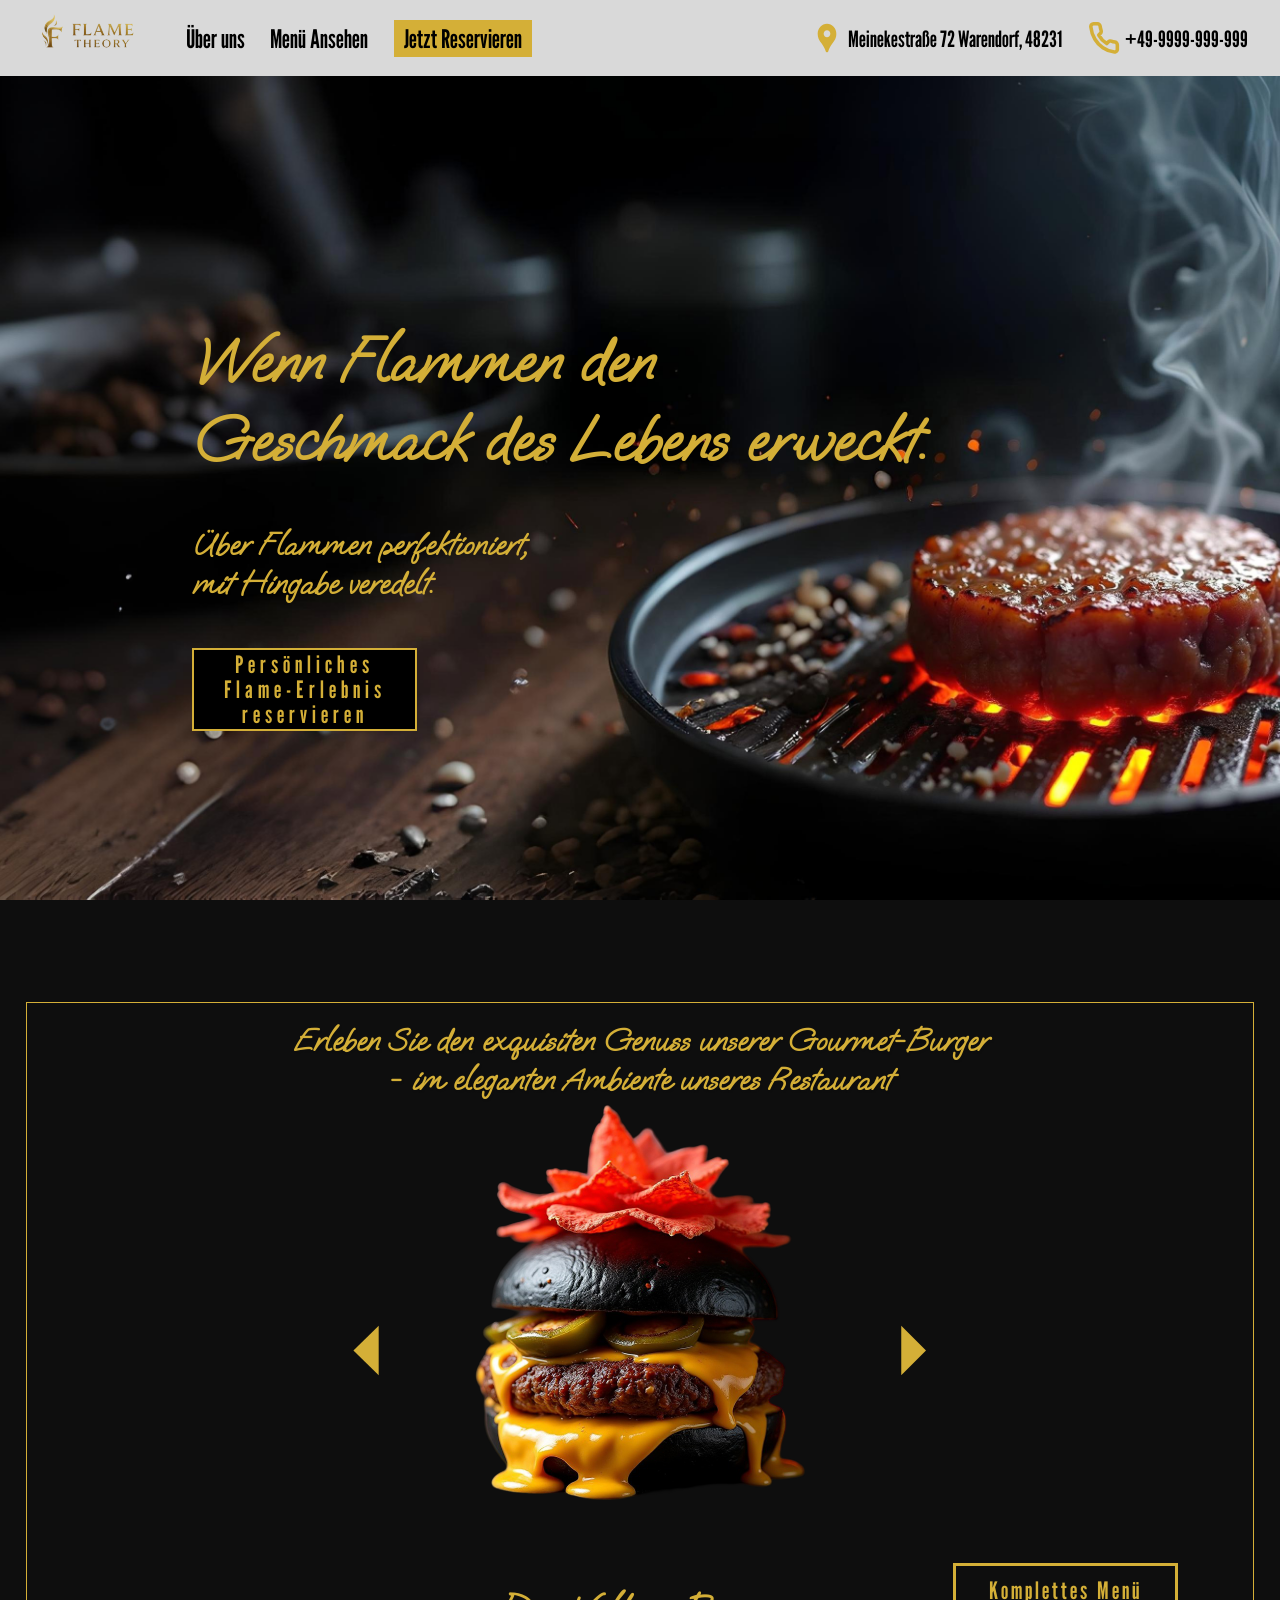
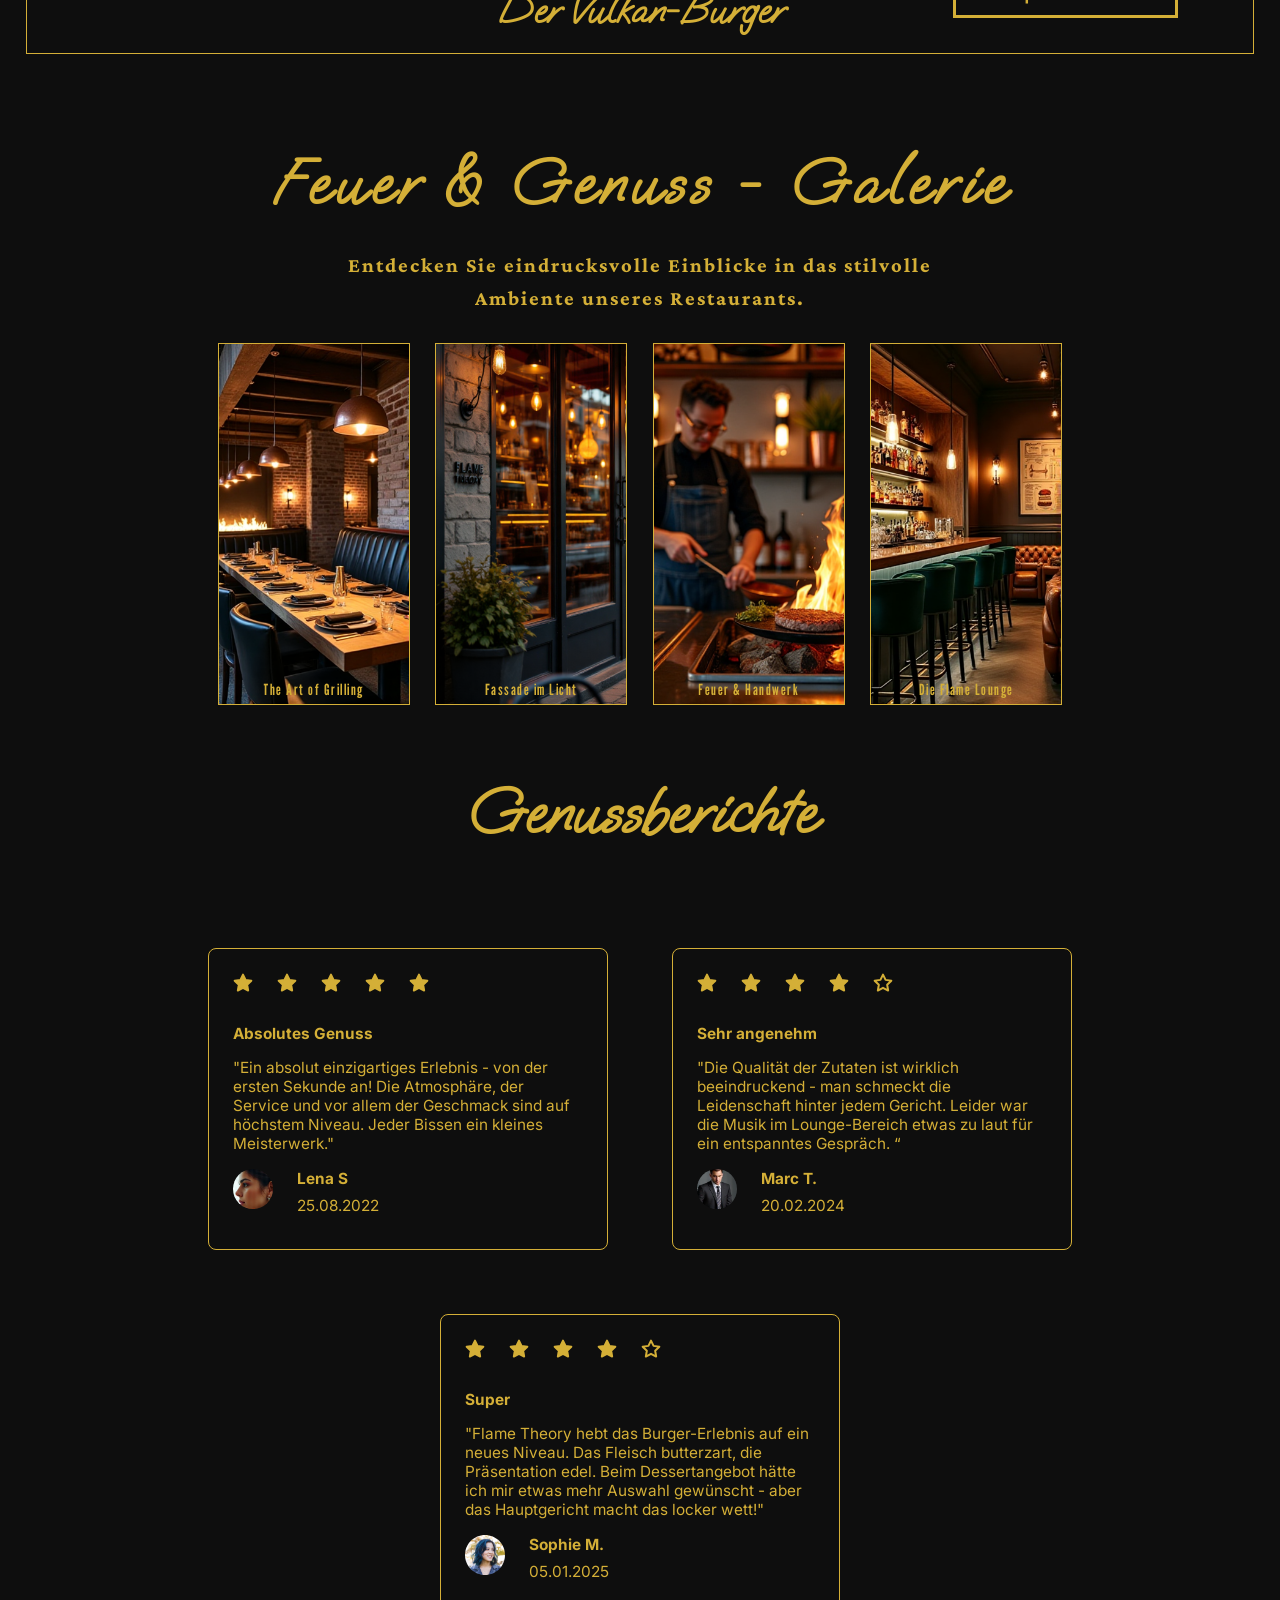
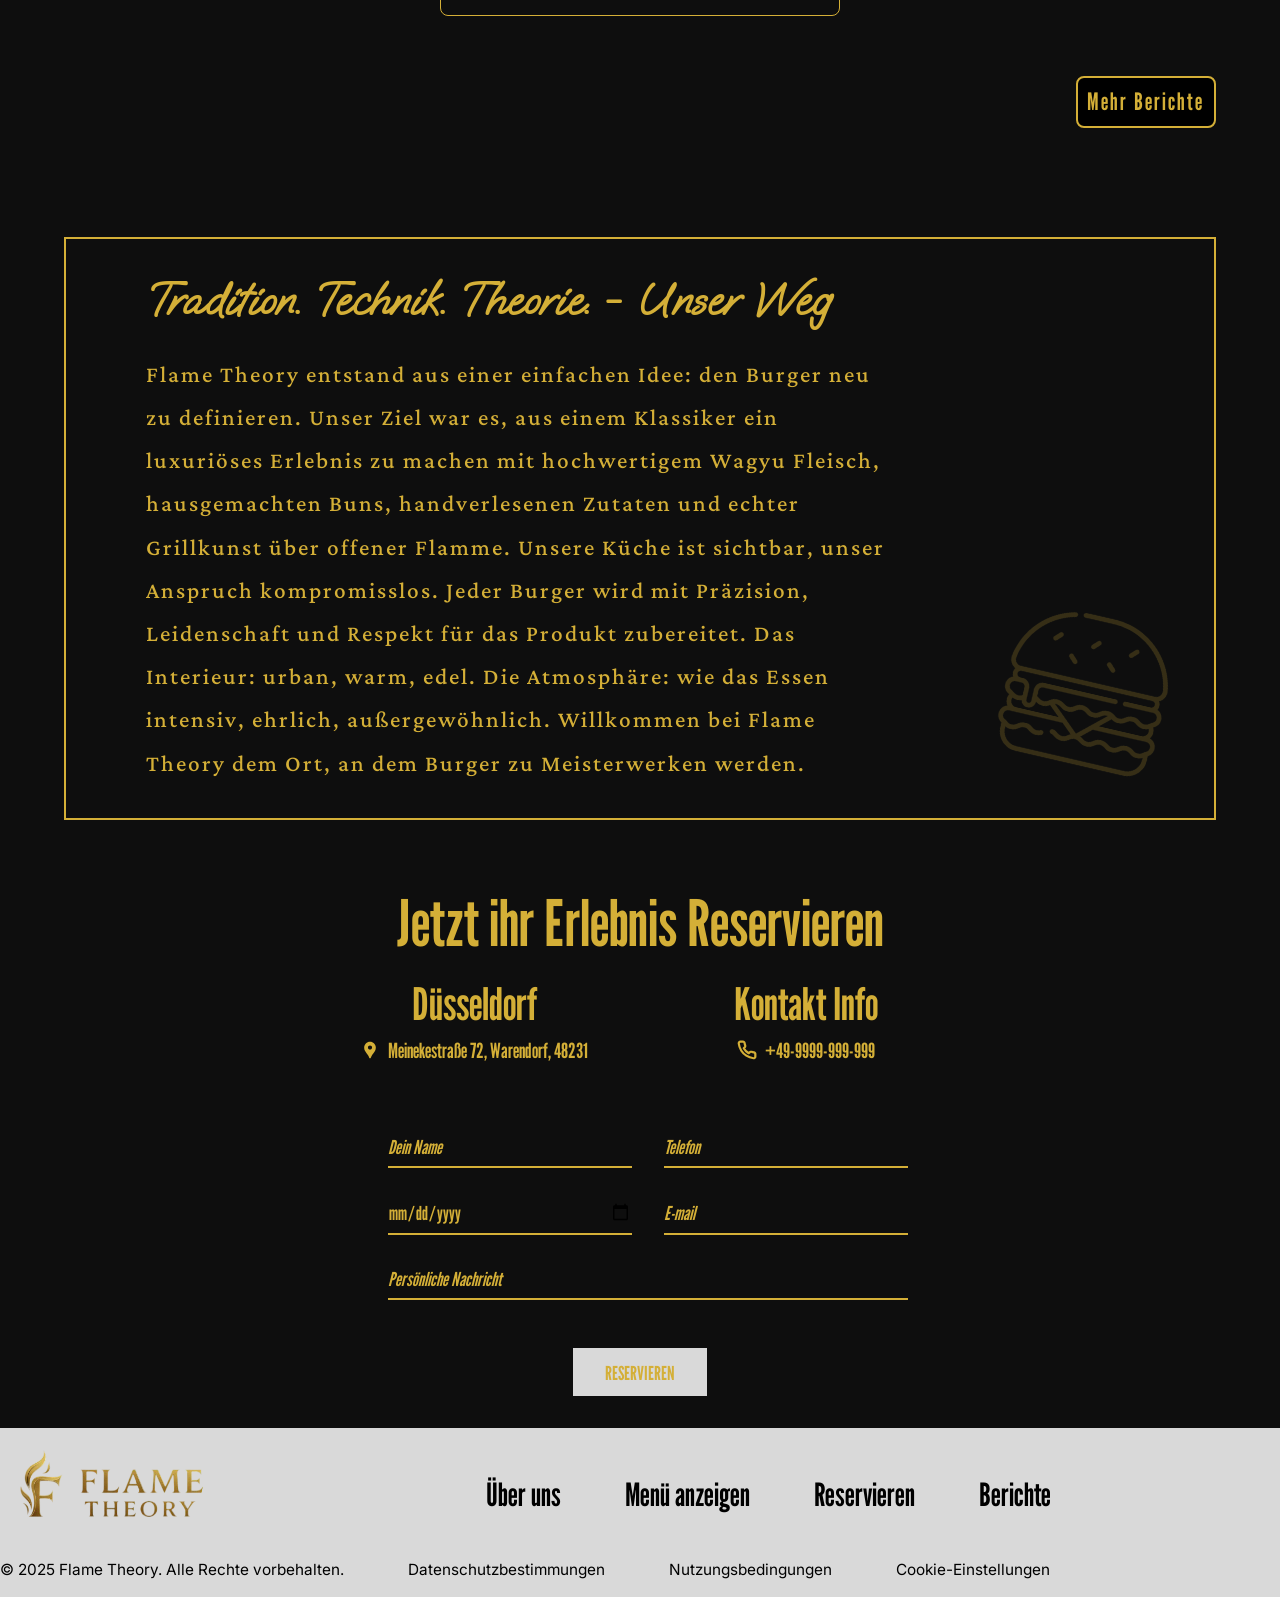
<file: docs/index.html>
<!DOCTYPE html>
<html lang="de">
<head>
    <meta charset="UTF-8">
    <meta name="viewport" content="width=device-width, initial-scale=1.0">
    <title>FlameTheory</title>
    <link rel="stylesheet" href="./Styles/style.css">
    <script src="./Scripts/script.js" defer></script>
</head>
<body>
    <header>
        <nav>
            <div>
                <a href="#" class="Special2"><img src=".\Assets\Logo\Logo_Flame_Theroy.png" alt="Logo_Flame_Theory"></a>
                <a href="#Über_Uns" class="focused" target="_self">Über uns</a>
                <a href="menu.html" target="_self" rel="next">Menü Ansehen</a>
                <a href="#Reservieren" class="Special" target="_self">Jetzt Reservieren</a>
            </div>
            <div>
                <span>
                    <img src=".\Assets\Icons\location_on.svg" alt="map_pinger_icon">
                    <a href="https://www.google.com/maps?q=Meinekestraße+72+Warendorf,+48231" target="_blank" rel="noopener noreferrer">Meinekestraße 72 Warendorf, 48231</a>
                </span>
                <span>
                    <img src=".\Assets\Icons\Group 7.svg" alt="Telefon_icon">
                    <a href="tel:+4999999999999">+49-9999-999-999</a>
                </span>
            </div>
        </nav>
    </header>
    <main>
        <section class="Hero" id="Hero">
            <h1>Wenn Flammen den Geschmack des Lebens erweckt.</h1>
            <h2>Über Flammen perfektioniert, mit Hingabe veredelt.</h2>
            <a href="#Reservieren" target="_self">
                Persönliches Flame-Erlebnis reservieren
            </a>
        </section>
        <section class="Burger_presentation" id="Burger_presentation">
            <div>
                <h2>Erleben Sie den exquisiten Genuss unserer Gourmet-Burger - im eleganten Ambiente unseres Restaurant</h2>
                <div class="carrousel">
                    <button><img src="./Assets/Icons/icon.svg" alt="arrow_left"></button>
                    <img src="./Assets/Burgers/Volcano_no_background.png" alt="volcano_burger">
                    <button><img src="./Assets/Icons/icon.svg" alt="arrow_right"></button>
                </div>
                <div class="wrapper">
                    <h3>Der Vulkan-Burger</h3>
                    <a href="menu.html" target="_self" rel="next">Komplettes Menü</a>
                </div>
            </div>
        </section>
        <section class="Galerie" id="Galerie">
            <h2>Feuer & Genuss - Galerie</h2>
            <h3>Entdecken Sie eindrucksvolle Einblicke in das stilvolle Ambiente unseres Restaurants.</h3>
            <div class="image_wrapper">
                <div class="innerwrapper">
                    <img src="./Assets/inner.png" alt="inside_view">
                    <h4>The Art of Grilling</h4>
                    <p>Unser gemütlicher Gastraum mit Feuerstelle lädt zu unvergesslichen Momenten ein.</p>
                </div>
                <div class="innerwrapper">
                    <img src="./Assets/fassade_image.png" alt="fassade_im_licht">
                    <h4>Fassade im Licht</h4>
                    <p>Warmes Licht, stilvolles Ambiente und der Duft von ehrlichem Genuss heißen dich willkommen.</p>
                </div>
                <div class="innerwrapper">
                    <img src="./Assets/cooking.png" alt="chef_open_grill">
                    <h4>Feuer & Handwerk</h4>
                    <p>Mit offener Flamme, Leidenschaft und höchster Handwerkskunst.</p>
                </div>
                <div class="innerwrapper">
                    <img src="./Assets/lounge.png" alt="flame_lounge">
                    <h4>Die Flame Lounge</h4>
                    <p>Sanftes Licht, elegante Drinks und eine Atmosphäre wie ein warmes Glutbett.</p>
                </div>
            </div>
        </section>
        <section class="Genussberichte" id="Genussberichte">
            <h2>Genussberichte</h2>
            <div class="review_wrapper">
                <div class="card">
                    <div>
                        <img src="./Assets/Icons/Star.svg" alt="star_filled">
                        <img src="./Assets/Icons/Star.svg" alt="star_filled">
                        <img src="./Assets/Icons/Star.svg" alt="star_filled">
                        <img src="./Assets/Icons/Star.svg" alt="star_filled">
                        <img src="./Assets/Icons/Star.svg" alt="star_filled">
                    </div>
                    <h4>Absolutes Genuss</h4>
                    <p>"Ein absolut einzigartiges Erlebnis - von der ersten Sekunde an! Die Atmosphäre, der Service und vor allem der Geschmack sind auf höchstem Niveau. Jeder Bissen ein kleines Meisterwerk."</p>
                    <div>
                        <img src="./Assets/PFP avatar/avatar_women.svg" alt="women_avatar">
                        <div>
                            <h4> Lena S</h4>
                            <p>25.08.2022</p>
                        </div>
                    </div>
                </div>
                <div class="card">
                    <div>
                        <img src="./Assets/Icons/Star.svg" alt="star_filled">
                        <img src="./Assets/Icons/Star.svg" alt="star_filled">
                        <img src="./Assets/Icons/Star.svg" alt="star_filled">
                        <img src="./Assets/Icons/Star.svg" alt="star_filled">
                        <img src="./Assets/Icons/Star (1).svg" alt="star_filled">
                    </div>
                    <h4>Sehr angenehm</h4>
                    <p>"Die Qualität der Zutaten ist wirklich beeindruckend - man schmeckt die Leidenschaft hinter jedem Gericht. Leider war die Musik im Lounge-Bereich etwas zu laut für ein entspanntes Gespräch. “</p>
                    <div>
                        <img src="./Assets/PFP avatar/avatar_men.svg" alt="men_avatar">
                        <div>
                            <h4>Marc T.</h4>
                            <p>20.02.2024</p>
                        </div>
                    </div>
                </div>
                <div class="card">
                    <div>
                        <img src="./Assets/Icons/Star.svg" alt="star_filled">
                        <img src="./Assets/Icons/Star.svg" alt="star_filled">
                        <img src="./Assets/Icons/Star.svg" alt="star_filled">
                        <img src="./Assets/Icons/Star.svg" alt="star_filled">
                        <img src="./Assets/Icons/Star (1).svg" alt="star_filled">
                    </div>
                    <h4>Super</h4>
                    <p>"Flame Theory hebt das Burger-Erlebnis auf ein neues Niveau. Das Fleisch butterzart, die Präsentation edel. Beim Dessertangebot hätte ich mir etwas mehr Auswahl gewünscht - aber das Hauptgericht macht das locker wett!"</p>
                    <div>
                        <img src="./Assets/PFP avatar/avatar_default.svg" alt="default_avatar">
                        <div>
                            <h4>Sophie M.</h4>
                            <p>05.01.2025</p>
                        </div>
                    </div>
                </div>
            </div>
            <div>
                <a href="https://www.trustpilot.com/" target="_blank" rel="external">Mehr Berichte</a>
            </div>
        </section>
        <section class="Über_Uns" id="Über_Uns">
             <div class="Info">
                <h2>Tradition. Technik. Theorie. - Unser Weg</h2>
                <p>Flame Theory entstand aus einer einfachen Idee: den Burger neu zu definieren. Unser Ziel war es, aus einem Klassiker ein luxuriöses Erlebnis zu machen mit hochwertigem Wagyu Fleisch, hausgemachten Buns, handverlesenen Zutaten und echter Grillkunst über offener Flamme.
                    Unsere Küche ist sichtbar, unser Anspruch kompromisslos. Jeder Burger wird mit Präzision, Leidenschaft und Respekt für das Produkt zubereitet. Das Interieur: urban, warm, edel. Die Atmosphäre: wie das Essen intensiv, ehrlich, außergewöhnlich.
                    Willkommen bei Flame Theory dem Ort, an dem Burger zu Meisterwerken werden.</p>
                <img src="./Assets/Icons/Icon_burger.png" alt="burger_icon">
             </div>

        </section>
        <section class="Reservieren" id="Reservieren">
            <div class="contact-info">
                <h2>Jetzt ihr Erlebnis Reservieren</h2>
                <div class="info-wrapper">
                    <div class="location">
                        <h3>Düsseldorf</h3>
                        <p>
                            <a href="https://www.google.com/maps?q=Meinekestraße+72+Warendorf,+48231" target="_blank">
                                <img src="./Assets/Icons/location_on.svg" alt="Location Icon" class="icon"> Meinekestraße 72, Warendorf, 48231
                            </a>
                        </p>
                    </div>
                    <div class="contact">
                        <h3>Kontakt Info</h3>
                        <p>
                            <a href="tel:+4999999999999">
                                <img src="./Assets/Icons/Group 7.svg" alt="Phone Icon" class="icon"> +49-9999-999-999
                            </a>
                        </p>
                    </div>
                </div>
            </div>

            <form action="https://formspree.io/f/mkgrjokv" method="post" class="form-container">
                <div class="form-row">
                    <label for="iname"></label>
                    <input 
                        type="text" 
                        name="name" 
                        id="iname" 
                        placeholder="Dein Name" 
                        pattern="^[A-Za-zÀ-ÿäöüÄÖÜßçÇ\s]+$" 
                        title="Bitte geben Sie nur Buchstaben und Leerzeichen ein (inklusive deutscher Umlaute und brasilianischer Sonderzeichen)." 
                        required>
                    <label for="itelefon"></label>
                    <input 
                        type="tel" 
                        name="telefon" 
                        id="itelefon" 
                        placeholder="Telefon" 
                        pattern="^\+49\d{10,14}$" 
                        title="Bitte geben Sie eine gültige deutsche Telefonnummer im Format +491234567890 ein." 
                        required>
                </div>
                <div class="form-row">
                    <label for="idate"></label>
                    <input 
                        type="date" 
                        name="date" 
                        id="idate" 
                        placeholder="Datum&Uhrzeit" 
                        required>
                    <label for="iemail"></label>
                    <input 
                        type="email" 
                        name="email" 
                        id="iemail" 
                        placeholder="E-mail" 
                        pattern="^[a-zA-Z0-9._%+-]+@[a-zA-Z0-9.-]+\.[a-zA-Z]{2,}$" 
                        title="Bitte geben Sie eine gültige E-Mail-Adresse ein." 
                        required>
                </div>
                <div class="form-row full-width">
                    <label for="itext"></label>
                    <input 
                        type="text" 
                        name="message" 
                        id="itext" 
                        placeholder="Persönliche Nachricht" 
                        pattern="^[A-Za-zÀ-ÿäöüÄÖÜßçÇ0-9\s.,!?-]{1,500}$" 
                        title="Bitte geben Sie eine Nachricht mit maximal 500 Zeichen ein. Keine gefährlichen Inhalte erlaubt." 
                        required>
                </div>
                <button type="submit" class="submit-button">Reservieren</button>
            </form>
        </section>
    </main>
    <footer>
        <div class="footer-container">
            <div><a href="#"><img src="./Assets/Logo/Logo_Flame_Theroy.png" alt="Logo_Flame_Theory"></a></div>
            <div class="footer-links">
                <a href="#Über_Uns" target="_self">Über uns</a>
                <a href="menu.html" target="_self" rel="next">Menü anzeigen</a>
                <a href="#Reservieren" target="_self">Reservieren</a>
                <a href="#Genussberichte" target="_self">Berichte</a>
            </div>
        </div>
        <div class="important-links">
            <p>© 2025 Flame Theory. Alle Rechte vorbehalten.</p>
            <a href="datenschutz.html" target="_blank">Datenschutzbestimmungen</a>
            <a href="nutzungbedinungen.html" target="_blank">Nutzungsbedingungen</a>
            <a href="#">Cookie-Einstellungen</a>
        </div>
    </footer>
</body>
</html>
</file>
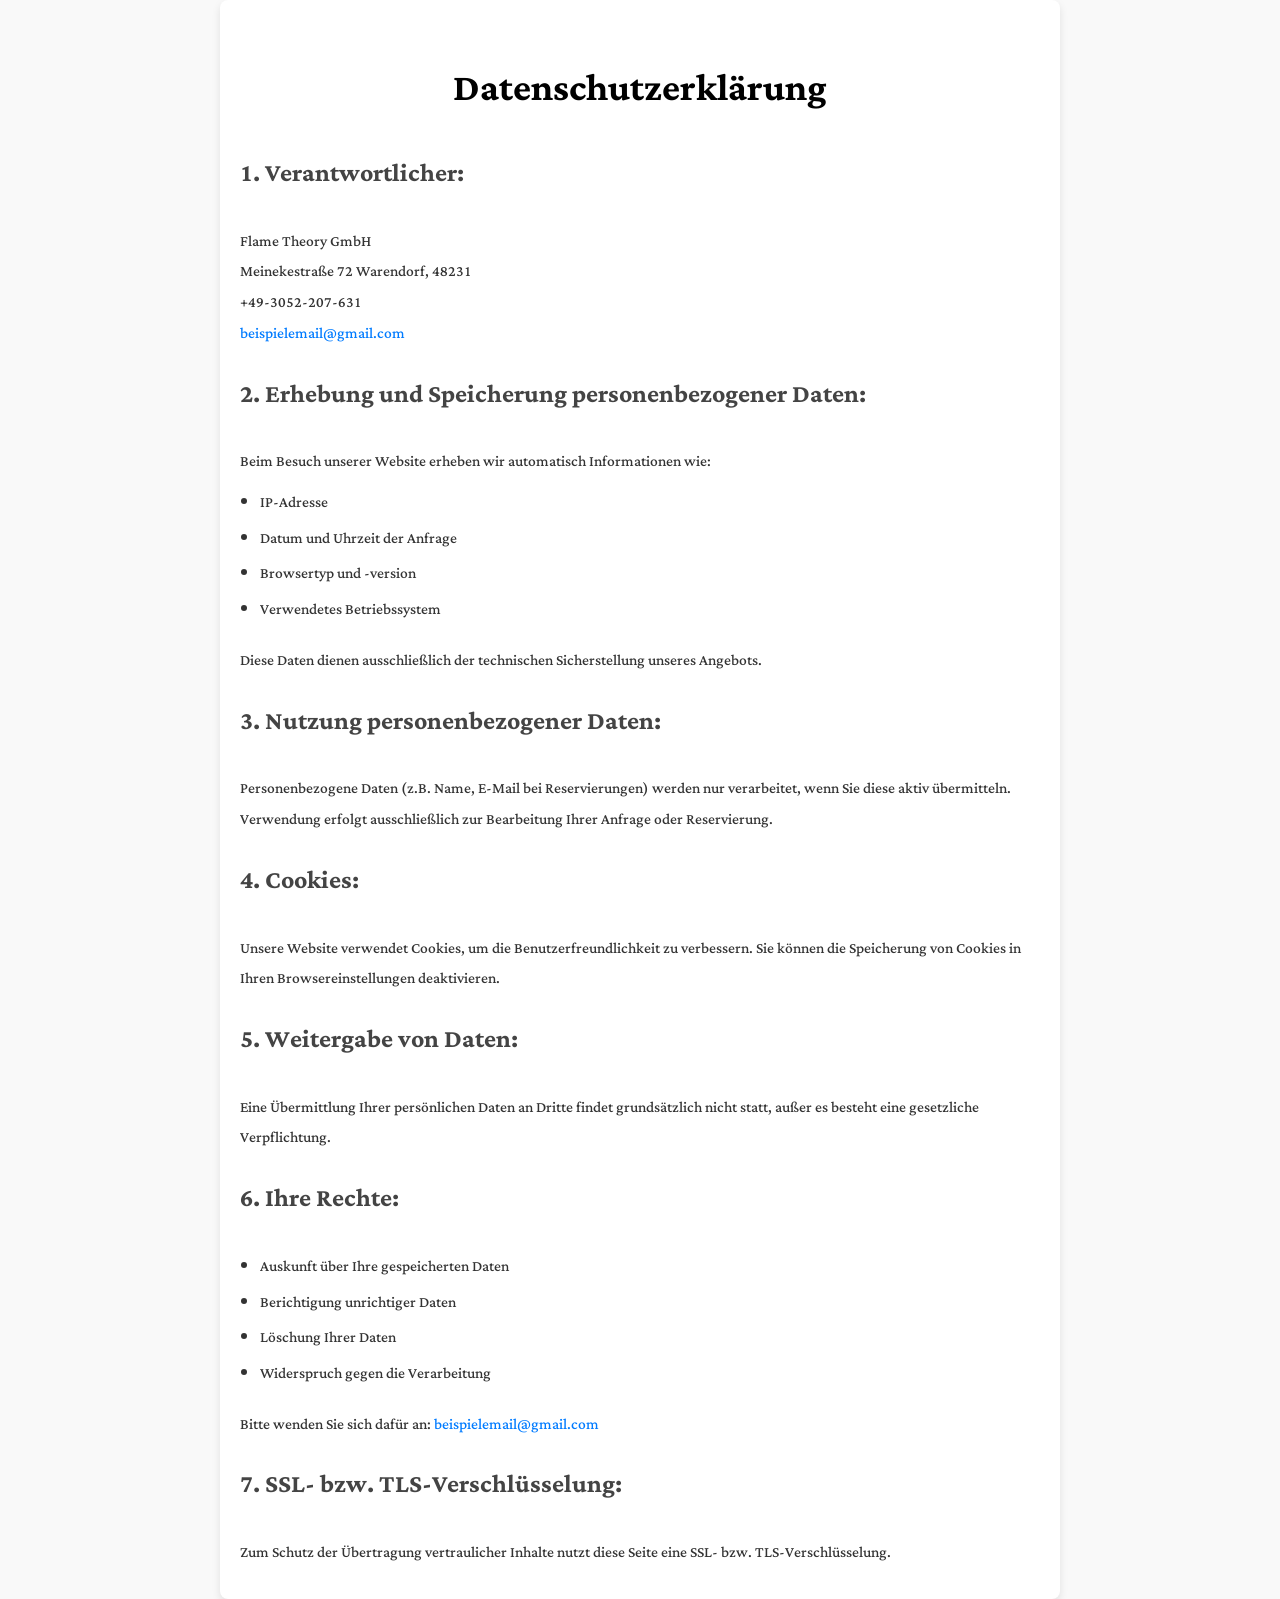
<file: docs/datenschutz.html>
<!DOCTYPE html>
<html lang="de">
<head>
    <meta charset="UTF-8">
    <meta name="viewport" content="width=device-width, initial-scale=1.0">
    <title>Datenschutzerklärung</title>
    <link rel="stylesheet" href="./Styles/datenschutz.css">
    <link href="https://fonts.googleapis.com/css2?family=Lateef&display=swap" rel="stylesheet">
</head>
<body>
    <main class="datenschutz-container">
        <h1>Datenschutzerklärung</h1>
        <section>
            <h2>1. Verantwortlicher:</h2>
            <p>Flame Theory GmbH<br>Meinekestraße 72  Warendorf, 48231<br>+49-3052-207-631<br><a href="mailto:beispielemail@gmail.com">beispielemail@gmail.com</a></p>
        </section>
        <section>
            <h2>2. Erhebung und Speicherung personenbezogener Daten:</h2>
            <p>Beim Besuch unserer Website erheben wir automatisch Informationen wie:</p>
            <ul>
                <li>IP-Adresse</li>
                <li>Datum und Uhrzeit der Anfrage</li>
                <li>Browsertyp und -version</li>
                <li>Verwendetes Betriebssystem</li>
            </ul>
            <p>Diese Daten dienen ausschließlich der technischen Sicherstellung unseres Angebots.</p>
        </section>
        <section>
            <h2>3. Nutzung personenbezogener Daten:</h2>
            <p>Personenbezogene Daten (z.B. Name, E-Mail bei Reservierungen) werden nur verarbeitet, wenn Sie diese aktiv übermitteln. Verwendung erfolgt ausschließlich zur Bearbeitung Ihrer Anfrage oder Reservierung.</p>
        </section>
        <section>
            <h2>4. Cookies:</h2>
            <p>Unsere Website verwendet Cookies, um die Benutzerfreundlichkeit zu verbessern. Sie können die Speicherung von Cookies in Ihren Browsereinstellungen deaktivieren.</p>
        </section>
        <section>
            <h2>5. Weitergabe von Daten:</h2>
            <p>Eine Übermittlung Ihrer persönlichen Daten an Dritte findet grundsätzlich nicht statt, außer es besteht eine gesetzliche Verpflichtung.</p>
        </section>
        <section>
            <h2>6. Ihre Rechte:</h2>
            <ul>
                <li>Auskunft über Ihre gespeicherten Daten</li>
                <li>Berichtigung unrichtiger Daten</li>
                <li>Löschung Ihrer Daten</li>
                <li>Widerspruch gegen die Verarbeitung</li>
            </ul>
            <p>Bitte wenden Sie sich dafür an: <a href="mailto:beispielemail@gmail.com">beispielemail@gmail.com</a></p>
        </section>
        <section>
            <h2>7. SSL- bzw. TLS-Verschlüsselung:</h2>
            <p>Zum Schutz der Übertragung vertraulicher Inhalte nutzt diese Seite eine SSL- bzw. TLS-Verschlüsselung.</p>
        </section>
    </main>
</body>
</html>
</file>
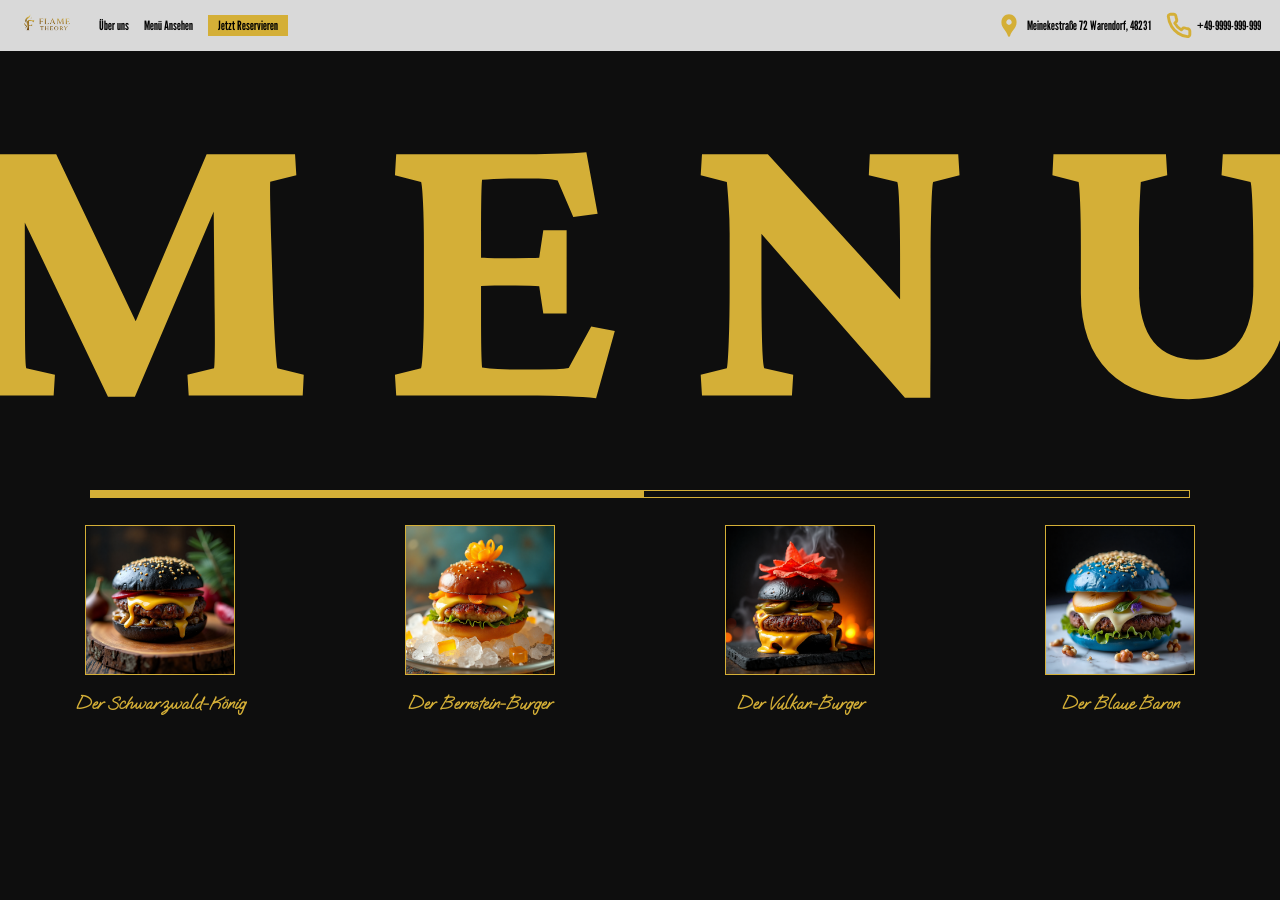
<file: docs/menu.html>
<!DOCTYPE html>
<html lang="en">
<head>
    <meta charset="UTF-8">
    <meta name="viewport" content="width=device-width, initial-scale=1.0">
    <title>FlameTheory-Menu</title>
    <link rel="stylesheet" href="./Styles/menu.css">
    <script src="./Scripts/menu.js" defer></script>
</head>
<body>
    <header>
        <nav>
            <div>
                <a href="index.html" class="Special2" target="_self" rel="prev"><img src=".\Assets\Logo\Logo_Flame_Theroy.png" alt="Logo_Flame_Theory"></a>
                <a href="index.html#Über_Uns" class="focused">Über uns</a>
                <a href="#">Menü Ansehen</a>
                <a href="index.html#Reservieren" class="Special">Jetzt Reservieren</a>
            </div>
            <div>
                <span>
                    <img src=".\Assets\Icons\location_on.svg" alt="map_pinger_icon">
                    <a href="https://www.google.com/maps?q=Meinekestraße+72+Warendorf,+48231" target="_blank" rel="noopener noreferrer">Meinekestraße 72  Warendorf, 48231</a>
                </span>
                <span>
                    <img src=".\Assets\Icons\Group 7.svg" alt="Telefon_icon">
                    <a href="tel:+499999999999">+49-9999-999-999</a>
                </span>
            </div>
        </nav>
    </header>
    </header>
    <main>
        <div class="menu_wrapper">
            <h1>Menu</h1>
            <div class="img_wrapper">
                <img src="Assets/Burgers/Schwarzwald.png" alt="Schwarzwald_burger">
            </div>
            <div class="info_wrapper">
                <h1 class="title"> Der Schwarzwald-König</h1>
                <h2 class="description">Ein Burger aus den Tiefen des Waldes, mit wildem Fleisch, erdigen Pilzen und den unverwechselbaren Aromen des Schwarzwalds.</h2>
                <div class="ul_wrapper">
                    <ul class="ingredients">
                        <li>Wildschwein- & Hirsch-Patty (180g)</li>
                    </ul>
                </div>
                <div class="bottom_info_wrapper">
                    <div>
                        <p class="alergens">Allergene: Milch, Gluten, Senf</p>
                        <p class="calories">Kalorien: ~1.400 kcal</p>
                    </div>
                    <p class="price">45€</p>
                </div>
            </div>
        </div>
        <div>
            <div class="first"></div>
            <div></div>
        </div>
        <div class="external_wrapper">
            <div class="wrapper w1">
                <img src="Assets/Burgers/Schwarzwald.png" alt="Schwarzwald_burger">
                <h3> Der Schwarzwald-König</h3>
            </div>
            <div class="wrapper w2">
                <img src="Assets/Burgers/Bersteinburger.png" alt="Bernsteinburger">
                <h3> Der Bernstein-Burger</h3>
            </div>
            <div class="wrapper w3">
                <img src="Assets/Burgers/Volcano_burger.png" alt="Volcano_burger">
                <h3>Der Vulkan-Burger</h3>
            </div>
            <div class="wrapper w4">
                <img src="Assets/Burgers/BlueBaron.png" alt="BlueBaron_burger">
                <h3> Der Blaue Baron</h3>
            </div>
        </div>
    </main>
</body>
</html>
</file>
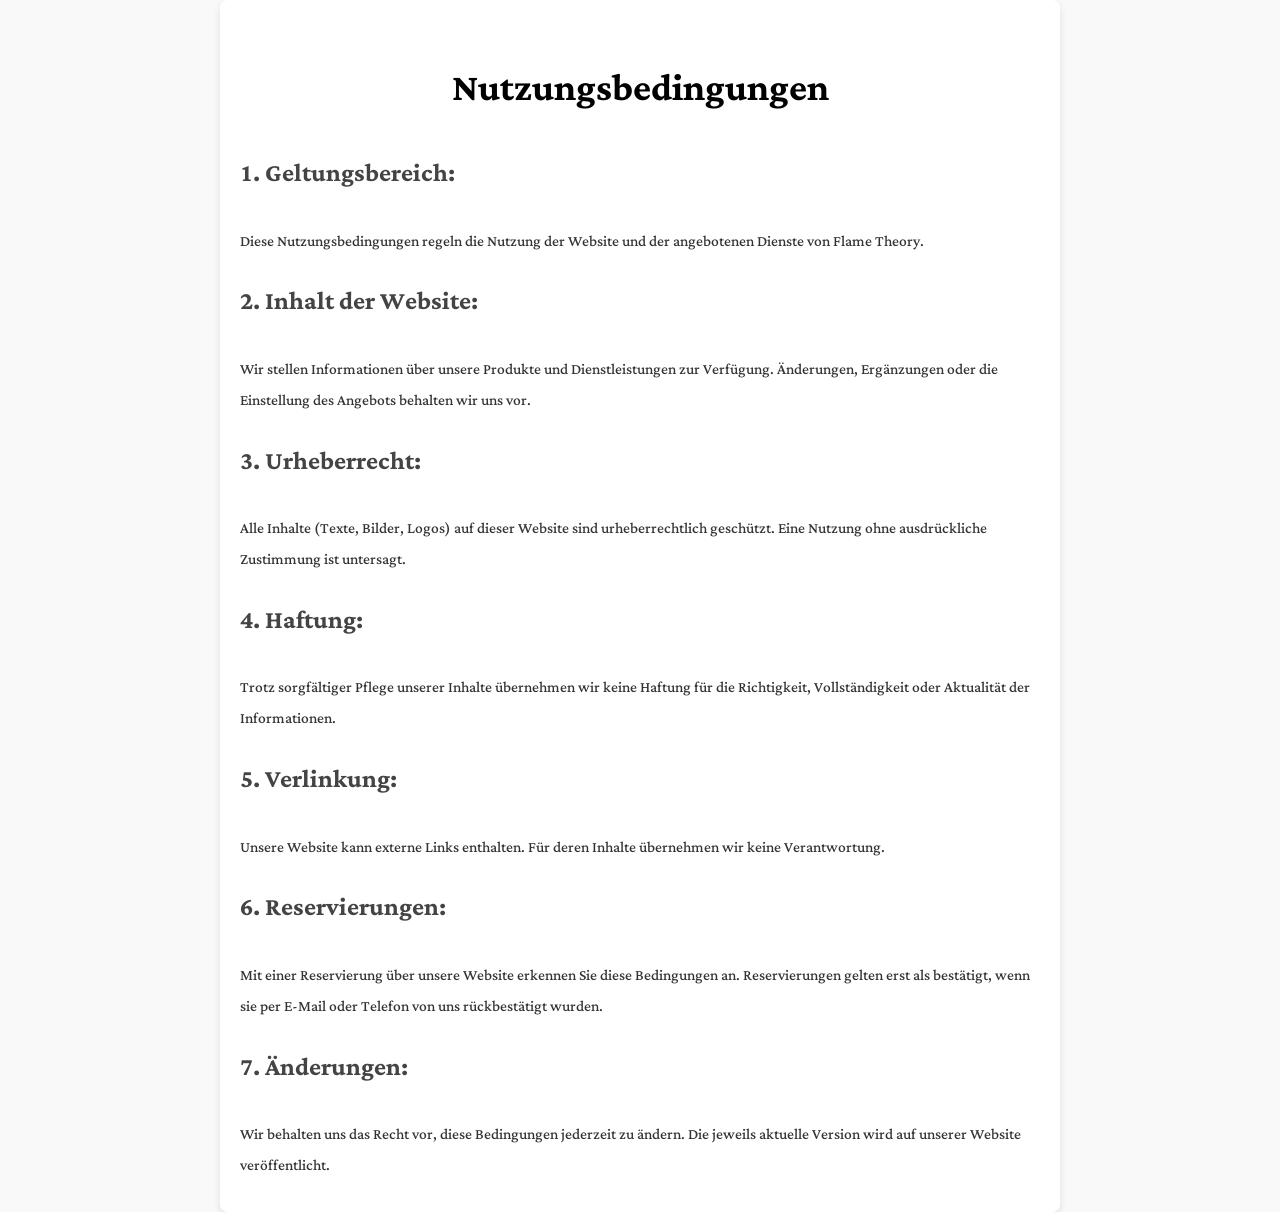
<file: docs/nutzungbedinungen.html>
<!DOCTYPE html>
<html lang="de">
<head>
    <meta charset="UTF-8">
    <meta name="viewport" content="width=device-width, initial-scale=1.0">
    <title>Nutzungsbedingungen</title>
    <link rel="stylesheet" href="./Styles/nutzungbedinungen.css">
    <link href="https://fonts.googleapis.com/css2?family=Lateef&display=swap" rel="stylesheet">
</head>
<body>
    <main class="nutzungsbedingungen-container">
        <h1>Nutzungsbedingungen</h1>
        <section>
            <h2>1. Geltungsbereich:</h2>
            <p>Diese Nutzungsbedingungen regeln die Nutzung der Website und der angebotenen Dienste von Flame Theory.</p>
        </section>
        <section>
            <h2>2. Inhalt der Website:</h2>
            <p>Wir stellen Informationen über unsere Produkte und Dienstleistungen zur Verfügung. Änderungen, Ergänzungen oder die Einstellung des Angebots behalten wir uns vor.</p>
        </section>
        <section>
            <h2>3. Urheberrecht:</h2>
            <p>Alle Inhalte (Texte, Bilder, Logos) auf dieser Website sind urheberrechtlich geschützt. Eine Nutzung ohne ausdrückliche Zustimmung ist untersagt.</p>
        </section>
        <section>
            <h2>4. Haftung:</h2>
            <p>Trotz sorgfältiger Pflege unserer Inhalte übernehmen wir keine Haftung für die Richtigkeit, Vollständigkeit oder Aktualität der Informationen.</p>
        </section>
        <section>
            <h2>5. Verlinkung:</h2>
            <p>Unsere Website kann externe Links enthalten. Für deren Inhalte übernehmen wir keine Verantwortung.</p>
        </section>
        <section>
            <h2>6. Reservierungen:</h2>
            <p>Mit einer Reservierung über unsere Website erkennen Sie diese Bedingungen an. Reservierungen gelten erst als bestätigt, wenn sie per E-Mail oder Telefon von uns rückbestätigt wurden.</p>
        </section>
        <section>
            <h2>7. Änderungen:</h2>
            <p>Wir behalten uns das Recht vor, diese Bedingungen jederzeit zu ändern. Die jeweils aktuelle Version wird auf unserer Website veröffentlicht.</p>
        </section>
    </main>
</body>
</html>
</file>
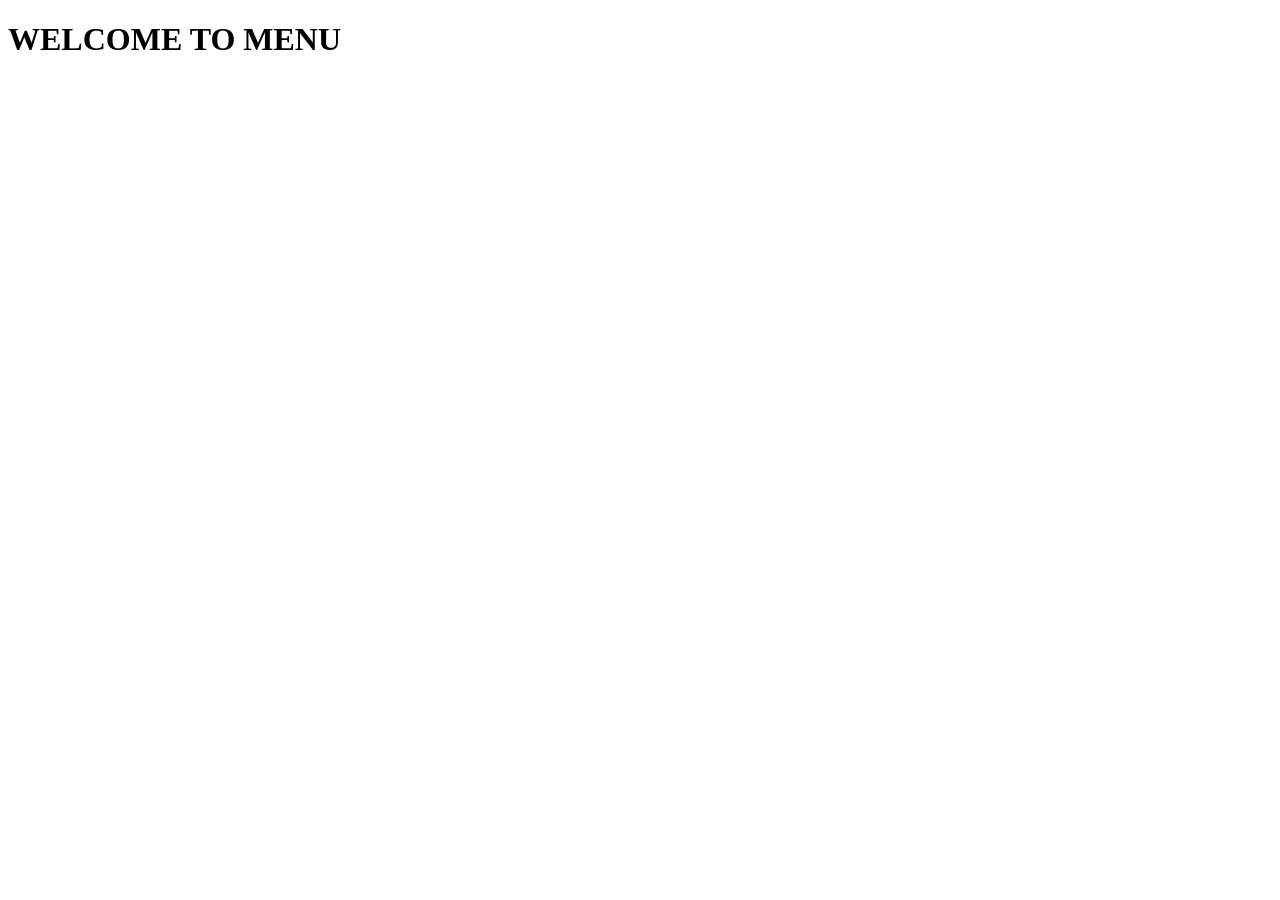
<file: html_pages/menu.html>
<!DOCTYPE html>
<html lang="en">
<head>
    <meta charset="UTF-8">
    <meta name="viewport" content="width=device-width, initial-scale=1.0">
    <title>Document</title>
</head>
<body>
    <h1>WELCOME TO MENU</h1>
</body>
</html>
</file>
<file: docs/Styles/style.css>
@charset "UTF-8";
@import url('https://fonts.googleapis.com/css2?family=League+Gothic:wdth@75..100&display=swap');
@import url('https://fonts.googleapis.com/css2?family=Oooh+Baby&display=swap');
@import url('https://fonts.googleapis.com/css2?family=Lateef:wght@200;300;400;500;600;700;800&display=swap');
@import url('https://fonts.googleapis.com/css2?family=Inter:ital,opsz,wght@0,14..32,100..900;1,14..32,100..900&display=swap');


*{
    margin: 0;
    padding: 0;
    box-sizing: border-box;
}
:root{
    --dark-black: #000000;
    --charcoal-black: #0E0E0E;
    --gold: #D4AF37; /* 18% opcaccity for soft */
    --soft-white: #D9D9D9;
    --font1: "League Gothic", sans-serif;
    --font2: "Oooh Baby", cursive;
    --font3: "Lateef", serif;
    --fontfooter: "Inter", sans-serif;


}
/* aniamtions */

.fade-out {
    opacity: 0;
    transition: opacity 0.4s ease-in-out;
}
  
.fade-in {
    opacity: 1;
    transition: opacity 0.4s ease-in-out;
}
/* animations end */

body{
    background-color: var(--charcoal-black);
    color: var(--dark-black);
    overflow-x: hidden;
}

header {
    z-index: 9999;
    background-color: var(--soft-white);
    font-family: var(--font1);
    position: sticky;
    top: 0;
    transition: padding 0.4s ease, background-color 0.4s ease;
  
    nav {
      display: flex;
      justify-content: space-between;
      align-items: center;
      padding: 0.2rem 2rem;
      transition: padding 0.4s ease;
  
      div:nth-child(1),
      div:nth-child(2) {
        display: flex;
        align-items: center;
        gap: 2vw;
        transition: gap 0.4s ease;
      }
  
      div:nth-child(1) img {
        width: clamp(120px, 10vw, 200px);
        transition: width 0.4s ease;
      }
  
      a {
        text-decoration: none;
        color: var(--dark-black);
        font-size: clamp(1rem, 2vw, 2rem);
        position: relative;
        transition: font-size 0.4s ease;
  
        &:not(.Special):not(.Special2)::after {
          content: "";
          background-color: var(--gold);
          padding: 2px 0;
          width: 0%;
          position: absolute;
          left: 0;
          bottom: -5px;
          transition: width 0.3s ease-in-out;
          pointer-events: none;
        }
  
        &:not(.Special):hover::after {
          width: 100%;
        }
  
        &.Special {
          padding: 3px 10px;
          background-color: var(--gold);
          transition: transform 0.2s ease;
  
          &:hover {
            transform: scale(1.05);
          }
        }
      }
  
      div:nth-child(2) {
        a {
          font-size: clamp(0.7rem, 2vw, 1.4rem);
          transition: font-size 0.4s ease;
        }
  
        span {
          display: flex;
          align-items: center;
          justify-content: center;
          gap: 5px;
  
          img {
            width: clamp(20px, 2.5vw, 50px);
            transition: width 0.4s ease;
          }
        }
      }
    }
  
    &.compact {
      nav {
        padding: 0.5rem 1.2rem;
  
        div:nth-child(1) img {
          width: clamp(60px, 5vw, 100px);
        }
  
        div:nth-child(1),
        div:nth-child(2) {
          gap: 1.2vw;
        }
  
        a {
          font-size: clamp(0.6rem, 1vw, 1rem);
        }
  
        div:nth-child(2) {
          a {
            font-size: clamp(0.6rem, 1vw, 1rem);
          }
  
          span img {
            width: clamp(16px, 2vw, 30px);
          }
        }
      }
    }
  }
  
.Hero{
    background-image: url("../Assets/Video/wagyu_background.jpg");
    background-repeat: no-repeat;
    background-attachment: fixed;
    background-size: cover;
    background-position: center; 
    width: 100%;
    min-height: 100vh;  
    padding-left: 15vw;

    display: flex;
    flex-flow: column nowrap;
    align-items: flex-start;
    justify-content: center;
    gap: 45px;

    h1,h2{
        font-family: var(--font2);
        color: var(--gold);
    }

    h1{
        font-size: clamp(32px,5vw,75px);
        width: 16ch;
    }

    h2{
        font-size: clamp(15px,3.5vw,32px);
        width: 15ch;
    }

    a{
        background-color: var(--dark-black);
        padding: 2px 8.5px;
        text-decoration: none;
        color: var(--gold);
        font-family: var(--font1);
        letter-spacing: clamp(1px,2vw,5px);
        line-height: 25px;
        text-align: center;
        
        
        border: 2px solid var(--gold);
        font-size: clamp(0.8rem, 2.6vw,1.5rem);
        width: clamp(25ch,15vw,35ch);
        display: inline-block;
    }

    a:hover{
        scale: 1.1;
        letter-spacing: 5px;
        transition: all ease-in-out 0.5s;
    }
}

.Burger_presentation{
    color: var(--gold);
    position: relative;
    div{
        border: 1px solid var(--gold);
        margin: 2vw;
        font-family: var(--font2);
        padding: 2vh;
        display: flex;
        flex-flow: column nowrap;
        align-items: center;
        h2{
            font-size: clamp(1rem,3.5vw,2rem);
            text-shadow: 1px 2px 1px var(--charcoal-black);
            width: 31ch;
            text-align: center;

            margin-bottom: -7vw;
        }

        h3{
            margin-top: 2vw;
            font-size: clamp(1rem,4.1vw,2.5rem);
            
        }
        
        .wrapper{
            border: none;
            margin: 0;
            padding: 0;
            a{
                position: absolute;

                right: 8vw;
                bottom: 4vh;
                border: 3px var(--gold) solid;
                text-align: center;
                width: 25ch;
                padding: 10px;
                text-decoration: none;
                font-family: var(--font1);
                font-size: clamp(0.8rem,2vw,1.5rem);
                letter-spacing: clamp(2px,3px,5px);
                color: var(--gold);
            }
            a:hover{
                scale: 1.01;
                letter-spacing: 4px;
                transition: all ease-in-out 0.5s;
            }
        }
    }

    .carrousel{
        height: clamp(80px,40vw,500px);
        border: none;
        position: relative;
        img{
            
            width: 40vw;
            z-index: -1;
            margin-bottom: 7vw;

        }

        

        button{
            bottom: 0;
            position: absolute;
            background-color: transparent;
            border: none;
            padding: 0;
            margin: 0;
            cursor: pointer;
            height: 4vw;
            display: inline-block;
            user-select: none;
            transition: scale 0.4s ease;

            top: 58%;
            img{
                margin: 0;
                display: block;
                aspect-ratio: 1;
                width: 4vw;
                height: fit-content;
            }
        }

        button:hover{
            scale: 1.5;
        }

        button:nth-of-type(1){
            left: -2vw;
        }

        button:nth-of-type(2){
            right: -2vw;
            transform: scaleX(-1);
        }
    }
}

.Galerie{
    color: var(--gold);
    display: flex;
    flex-flow: column nowrap;
    padding: 5vw;
    align-items: center;
    gap: 3vh;

    /* background-image: url("../Assets/patternpad-2025-05-01-23-53-42.svg");
    background-position: center;
    background-repeat: no-repeat;
    background-size: cover;
    background-attachment: fixed;
    background-color: rgba(0, 0, 0, 0.734);
    background-blend-mode: overlay; */

    h2{
        font-family: var(--font2);
        font-size: clamp(2rem,5vw,4rem);
        letter-spacing: 5px;
    }

    h3{
        font-family: var(--font3);
        font-size: clamp(1.2rem, 2vw, 1.8rem);
        letter-spacing: clamp(1px, 0.5vw, 2px);
        line-height: 1.3;
        max-width: 60ch; 
        margin-inline: auto; 
        text-align: center;
    }

    .image_wrapper{
        display: flex;
        flex-flow: row nowrap;
        gap: 2vw;
        align-self: left;
        .innerwrapper{
            cursor: pointer;
            position: relative;
            img{
                width: 15vw;
                border: 1px var(--gold) solid;
                transition: filter,scale 1s ease; 
                
            }

            h4{
                font-family: var(--font1);
                font-size: clamp(0.7rem, 1.2vw, 1.5rem);
                letter-spacing: 1.5px;
                white-space: nowrap;
                position: absolute;
                bottom: 10px;
                left: 50%;
                transform: translateX(-50%);
                max-width: 90%;
                overflow: hidden;
                text-overflow: ellipsis; 
                transition: transform 0.8s ease; 
            }

            p{
                position: absolute;
                bottom: -2em; 
                left: 50%;
                transform: translateX(-50%);
                text-align: center;
                font-family: var(--font3);
                font-size: clamp(0.6rem, 1vw, 1.2rem);
                width: min(15vw, 35ch);
                white-space: normal;
                line-height: 1.4;
                opacity: 0;
                pointer-events: none;
                text-shadow: 0 0 4px rgba(0, 0, 0, 0.6);
                background-color: rgba(0, 0, 0, 0.5); 
                padding: 0.3em 0.6em;
                border-radius: 4px;
                transition: opacity 0.8s ease, transform 0.8s ease;
            }
        }

        .innerwrapper:hover > h4{
            transform: translate(-50%, -15em);
            text-shadow: 0 0 4px rgba(0, 0, 0, 0.6);
            background-color: rgba(0, 0, 0, 0.5); 
            padding: 0.2em 0.5em;
            border-radius: 4px;
        }

        .innerwrapper:hover > img{
            filter: grayscale(80%);
            scale: 1.1;
        }

        .innerwrapper:hover > p {
            opacity: 1;
            transform: translate(-50%, -14em);
            pointer-events: auto;

        }
    }
}

.Genussberichte {
    color: var(--gold);
    display: flex;
    flex-flow: column nowrap;
    gap: clamp(3rem, 10vw, 6rem);

    h2 {
        text-align: center;
        font-family: var(--font2);
        font-size: clamp(2rem, 5vw, 4rem);
    }

    .review_wrapper {
        display: flex;
        justify-content: center;
        flex-wrap: wrap;
        gap: clamp(2rem, 5vw, 4rem);

        img {
            margin-bottom: clamp(0.5rem, 1.5vw, 1rem);
            max-width: 100%;
            height: auto;
        }

        .card {
            flex: 1 1 auto;
            padding: clamp(1rem, 2vw, 1.5rem);
            border: 1px var(--gold) solid;
            border-radius: 8px;
            font-family: var(--fontfooter);
            max-width: clamp(30ch, 40%, 40ch);
            display: flex;
            flex-flow: column nowrap;
            gap: clamp(0.5rem, 1.2vw, 1rem);
            font-size: clamp(0.9rem, 1.2vw, 1rem);

            > div {
                display: flex;
                gap: clamp(1rem, 2vw, 1.5rem);

                > div {
                    display: flex;
                    flex-flow: column nowrap;
                    gap: clamp(0.3rem, 1vw, 0.5rem);
                }
            }
        }
    }

    > div:nth-of-type(2) {
        display: flex;
        justify-content: flex-end;
        margin-top: -4vh;
        padding-bottom: 5vh;

        a {
            font-family: var(--font1);
            letter-spacing: 2px;
            font-size: clamp(1rem, 2.5vw, 1.5rem);
            border: 2px var(--gold) solid;
            border-radius: 8px;
            margin-right: 5vw;
            text-decoration: none;
            color: var(--gold);
            background-color: var(--dark-black);
            padding: clamp(0.4rem, 1vw, 0.6rem);
            transition: all ease 0.4s;

            &:hover {
                scale: 1.2;
            }
        }
    }
}

.Über_Uns {
    padding: clamp(2rem, 5vw, 4rem); /* Scales padding dynamically */
    display: flex;
    flex-direction: column;
    gap: clamp(1rem, 3vw, 2rem); /* Adds scalable spacing between elements */

    .Info {
        border: 2px solid var(--gold);
        padding: clamp(1rem, 3vw, 2rem); /* Scales padding dynamically */
        color: var(--gold);
        display: flex;
        flex-direction: column;
        gap: clamp(1rem, 2vw, 1.5rem); /* Adds scalable spacing between child elements */
        position: relative;

        h2 {
            font-family: var(--font2);
            font-size: clamp(1.5rem, 4vw, 3rem); /* Scales font size dynamically */
            text-align: start;
            padding-left: clamp(1rem, 5vw, 3rem); /* Scales padding dynamically */
        }

        p {
            font-family: var(--font3);
            font-size: clamp(1rem, 2.5vw, 1.8rem); /* Scales font size dynamically */
            letter-spacing: clamp(0.5px, 0.5vw, 2px);
            line-height: 1.5;
            max-width: 72ch;
            text-align: start;
            padding-left: clamp(1rem, 5vw, 3rem); /* Matches h2 padding */
        }

        img {
            opacity: 20%;
            aspect-ratio: 1;
            rotate: 13deg;
            width: clamp(6rem, 15vw, 10rem); /* Scales image size dynamically */
            position: absolute;
            right: clamp(1rem, 5vw, 3rem); /* Scales position dynamically */
            bottom: clamp(1rem, 5vw, 3rem); /* Scales position dynamically */
        }
    }
}

.Reservieren {
    .contact-info {
        text-align: center;
        color: var(--gold);
        margin-bottom: 2rem; /* Adds spacing below the contact info */

        h2 {
            font-family: var(--font1); /* League Gothic font */
            font-size: clamp(3rem, 5vw, 6rem);
            margin-bottom: 1rem;
        }

        .info-wrapper {
            display: flex;
            justify-content: center;
            gap: 2rem;
            flex-wrap: wrap; /* Ensures responsiveness on smaller screens */

            >div{
                width: 300px;
                display: flex;
                flex-flow: column nowrap;
                align-items: center;
                justify-content: center;
            }

            h3 {
                font-family: var(--font1); /* League Gothic font */
                font-size: clamp(2rem, 3.5vw, 4rem);
                margin-bottom: 0.5rem;
            }

            p {
                font-family: var(--font3); /* Lateef font */
                font-size: clamp(1rem, 1.5vw, 1.2rem);
                display: flex;
                align-items: center; /* Aligns text and icon vertically */  
            }

            a {
                display: flex;
                gap: 0.5rem; /* Space between icon and text */
                text-decoration: none;
                font-family: var(--font1);
                color: var(--gold);
                font-size: 1.3rem;
                transition: color 0.3s ease;
                display: flex;
                justify-content: center;
                align-items: center;

                &:hover {
                    color: var(--soft-white); /* Lightens the color on hover */
                    transition: color 0.3s ease;
                    scale: 1.05; /* Slightly enlarges the icon on hover */
                    transition: all ease-in-out 0.5s; /* Smooth transition for all properties */
                }
            }

            .icon {
                width: 1.2rem; /* Adjust icon size */
                height: auto;
                display: inline-block;
            }
        }
    }

    .form-container {
        display: flex;
        flex-direction: column;
        align-items: center;
        justify-content: center;
        gap: 1.5rem; /* Space between rows */
        width: 100%;
        max-width: 600px; /* Limit the form width */
        margin: 0 auto; /* Center the form horizontally */
        padding: 2rem; /* Add padding around the form */

        .form-row {
            display: flex;
            gap: 1rem; /* Space between inputs in the same row */
            width: 100%;

            input {
                flex: 1; /* Make inputs in the same row equal in width */
                background-color: transparent; /* Transparent background */
                border: none; /* Remove default borders */
                border-bottom: 2px solid var(--gold); /* Bottom border with gold color */
                color: var(--gold); /* Text color in gold */
                font-family: var(--font1); /* Use your project's font */
                font-size: clamp(1rem, 1.5vw, 1.2rem); /* Responsive font size */
                padding: 0.5rem 0; /* Add padding for better spacing */
                outline: none; /* Remove focus outline */

                &::placeholder {
                    color: var(--gold); /* Placeholder color in gold */
                    /* opacity: 0.18; Set opacity to 18% */
                    font-style: italic; /* Optional: make placeholder text italic */
                }

                &:focus {
                    border-bottom: 2px solid var(--gold); /* Keep gold border on focus */
                }

                &:-webkit-autofill {
                    background-color: transparent !important; /* Matches your transparent background */
                    color: var(--gold) !important; /* Matches your gold text color */
                    font-family: var(--font3) !important; /* Ensures the font matches your design */
                    font-size: clamp(1rem, 1.5vw, 1.2rem); /* Matches your input font size */
                    border-bottom: 2px solid var(--gold) !important; /* Keeps the gold bottom border */
                    -webkit-box-shadow: 0 0 0px 1000px var(--charcoal-black) inset !important; /* Prevents white autofill background */
                    transition: background-color 0s ease-in-out, color 0s ease-in-out; /* Smooth transition */

                    &::first-line {
                        font-family: var(--font3) !important; /* Ensures the font for the first line matches */
                        color: var(--gold) !important; /* Matches your gold text color */
                    }
                }
            }

            &.full-width input {
                width: 100%; /* Make the last input span the full width */
            }
        }

        .submit-button {
            display: block; /* Ensures the button is block-level for centering */
            margin: 1.5rem auto 0; /* Centers the button horizontally and adds spacing */
            background-color: #D9D9D9; /* Light gray background */
            color: var(--gold); /* Gold font color */
            font-family: var(--font1); /* Use League Gothic font */
            font-size: clamp(1rem, 1.5vw, 1.2rem); /* Responsive font size */
            padding: 0.8rem 2rem; /* Adds padding for a natural rectangular shape */
            border: none; /* Removes default border */
            cursor: pointer; /* Pointer cursor for better UX */
            text-transform: uppercase; /* Makes the text uppercase for emphasis */
            transition: background-color 0.3s ease, color 0.3s ease; /* Smooth hover effect */

            &:hover {
                background-color: var(--gold); /* Gold background on hover */
                color: #D9D9D9; /* Light gray font color on hover */
                scale: 1.5; /* Slightly enlarges the button on hover */;
                transition: all ease-in-out 0.5s; /* Smooth transition for all properties */
            }
        }
    }
}

footer{
    background-color: var(--soft-white);
    display: flex;
    flex-flow: column nowrap;
    img{
        width: 20vw;
    }

    >div{
        display: flex;
        flex-flow: row nowrap;
    }

    a{
        text-decoration: none;
        color: var(--dark-black);
    }

    .footer-container{
        display: flex;
        flex-flow: row nowrap;
        align-items: center;
        justify-content: flex-start;
        .footer-links{
            flex: 1 1;
            display: flex;
            gap: 5vw;
            justify-content: center;
            font-family: var(--font1);
            font-size: clamp(1rem,4vw,2rem);

            >a:hover{
                scale: 1.2;
                transition: all ease-in-out 0.5s;
            }
        }

        
    }

    .important-links{
        display: flex;
        flex-flow: row nowrap;
        gap: 5vw;
        justify-content: flex-start;
        font-family: var(--fontfooter);
        font-size: clamp(0.2rem,1.2vw,1rem);
        margin-bottom: 2vh;
        >a:hover{
            text-decoration: underline;
            transition: all ease-in-out 0.5s;
        }
    }
}
</file>
<file: docs/Styles/datenschutz.css>
body {
    font-family: 'Lateef', serif;
    margin: 0;
    padding: 0;
    background-color: #f9f9f9;
    color: #333;
    line-height: 1.6;
}

.datenschutz-container {
    max-width: 800px;
    margin: 0 auto;
    padding: 20px;
    background-color: #fff;
    box-shadow: 0 4px 8px rgba(0, 0, 0, 0.1);
    border-radius: 8px;
}

h1 {
    font-size: clamp(2rem, 5vw, 3rem);
    text-align: center;
    margin-bottom: 20px;
    color: #000;
}

h2 {
    font-size: clamp(1.5rem, 4vw, 2rem);
    margin-top: 20px;
    color: #444;
}

p {
    font-size: clamp(1rem, 2.5vw, 1.2rem);
    margin: 10px 0;
}

ul {
    margin: 10px 0 20px 20px;
    padding: 0;
    list-style-type: disc;
}

ul li {
    font-size: clamp(1rem, 2.5vw, 1.2rem);
    margin-bottom: 5px;
}

a {
    color: #007BFF;
    text-decoration: none;
}

a:hover {
    text-decoration: underline;
}

/* Responsive adjustments for smaller screens */
@media (max-width: 768px) {
    .datenschutz-container {
        padding: 15px;
    }

    h1 {
        font-size: 2rem;
    }

    h2 {
        font-size: 1.5rem;
    }

    p, ul li {
        font-size: 1rem;
    }
}
</file>
<file: docs/Styles/menu.css>
@charset "UTF-8";
@import url('https://fonts.googleapis.com/css2?family=League+Gothic:wdth@75..100&display=swap');
@import url('https://fonts.googleapis.com/css2?family=Oooh+Baby&display=swap');
@import url('https://fonts.googleapis.com/css2?family=Lateef:wght@200;300;400;500;600;700;800&display=swap');
@import url('https://fonts.googleapis.com/css2?family=Inter:ital,opsz,wght@0,14..32,100..900;1,14..32,100..900&display=swap');
*{
    margin: 0;
    padding: 0;
    box-sizing: border-box;
}
:root{
    --dark-black: #000000;
    --charcoal-black: #0E0E0E;
    --gold: #D4AF37; /* 18% opcaccity for soft */
    --soft-white: #D9D9D9;
    --font1: "League Gothic", sans-serif;
    --font2: "Oooh Baby", cursive;
    --font3: "Lateef", serif;
    --fontfooter: "Inter", sans-serif;
}

/* aniamtions */

.fade-out {
    opacity: 0;
    transition: opacity 0.4s ease-in-out;
}
  
.fade-in {
    opacity: 1;
    transition: opacity 0.4s ease-in-out;
}
/* animations end */

body{
    background-color: var(--charcoal-black);
    color: var(--dark-black);
    overflow-x: hidden;
}

header {
    z-index: 9999;
    background-color: var(--soft-white);
    font-family: var(--font1);
    position: sticky;
    top: 0;
    transition: padding 0.4s ease, background-color 0.4s ease;
  
    nav {
      display: flex;
      justify-content: space-between;
      align-items: center;
      padding: 0.2rem 2rem;
      transition: padding 0.4s ease;
  
      div:nth-child(1),
      div:nth-child(2) {
        display: flex;
        align-items: center;
        gap: 2vw;
        transition: gap 0.4s ease;
      }
  
      div:nth-child(1) img {
        width: clamp(120px, 10vw, 200px);
        transition: width 0.4s ease;
      }
  
      a {
        text-decoration: none;
        color: var(--dark-black);
        font-size: clamp(1rem, 2vw, 2rem);
        position: relative;
        transition: font-size 0.4s ease;
  
        &:not(.Special)::after {
          content: "";
          background-color: var(--gold);
          padding: 2px 0;
          width: 0%;
          position: absolute;
          left: 0;
          bottom: -5px;
          transition: width 0.3s ease-in-out;
          pointer-events: none;
        }
  
        &:not(.Special):not(.Special2):hover::after {
          width: 100%;
        }
  
        &.Special {
          padding: 3px 10px;
          background-color: var(--gold);
          transition: transform 0.2s ease;
  
          &:hover {
            transform: scale(1.05);
          }
        }
      }
  
      div:nth-child(2) {
        a {
          font-size: clamp(0.7rem, 2vw, 1.4rem);
          transition: font-size 0.4s ease;
        }
  
        span {
          display: flex;
          align-items: center;
          justify-content: center;
          gap: 5px;
  
          img {
            width: clamp(20px, 2.5vw, 50px);
            transition: width 0.4s ease;
          }
        }
      }
    }
  
    &.compact {
      nav {
        padding: 0.5rem 1.2rem;
  
        div:nth-child(1) img {
          width: clamp(60px, 5vw, 100px);
        }
  
        div:nth-child(1),
        div:nth-child(2) {
          gap: 1.2vw;
        }
  
        a {
          font-size: clamp(0.6rem, 1vw, 1rem);
        }
  
        div:nth-child(2) {
          a {
            font-size: clamp(0.6rem, 1vw, 1rem);
          }
  
          span img {
            width: clamp(16px, 2vw, 30px);
          }
        }
      }
    }
  }

main{
    margin: 2vw;
    color: var(--gold);
    font-family: var(--font3);
    position: relative;

    .menu_wrapper {
        position: relative;
        height: 45vh; /* change to auto, with js*/
        margin-bottom: 8px;
        display: flex;
        align-items: center;
        justify-content: center;
        flex-flow: row wrap; /* Allow wrapping to prevent overflow */
        padding: 0px;
        h1 {
            display: flex;
            position: absolute;
            font-size: clamp(10rem, 41vw, 40rem); /* Adjust font size responsively */
            text-transform: uppercase;
            letter-spacing: clamp(1rem, 5vw, 5rem); /* Adjust letter spacing responsively */
            text-align: center;
            white-space: nowrap; /* Prevent text wrapping */
            line-height: 1; /* Remove extra line spacing */
            top: 50%; /* Center the `h1` vertically */
            left: 49%; /* Center the `h1` horizontally */
            transform: translate(-46.98%, -50%); /* Adjust for the `h1`'s size */
            z-index: -1; /* Push the `h1` behind other content */
            pointer-events: none; /* Prevent interaction with the `h1` */
        }

        .img_wrapper{
          border: none;
          flex: 1 1;
          display: none;
          justify-content: center;
          img{
            border: 1px solid var(--gold);
            width: clamp(300px,2vw,400px);
          }
        }
        
        .info_wrapper{
          padding-top: 20px;
          flex: 1 0;
          border: none;
          /* background-color: rgb(79, 39, 39); */
          /* width: 400px; */

          display: none;
          flex-flow: column nowrap;

          .title{
            all: unset;
            display: block;
            font-size: clamp(1.5rem,3vw,2.5rem);
            font-family: var(--font2);
            text-align: center;
            white-space: nowrap;
            align-self: center;
          }

          h2{
            text-align: center;
            font-family: var(--font3);
            font-size: clamp(1rem,2vw,1.3rem);
            width: clamp(300px,50vw,500px);
            letter-spacing: 2%;
            padding: 5px;
            align-self: center;
            /* white-space: nowrap; */
          }

          .ul_wrapper{
            align-self: center;
            display: flex;
            justify-content: flex-start;
            align-items: center;
            height: 150px;
            ul{
              margin-left: 20px;
              -webkit-column-count: 2;  /* Chrome/Opera, Safari */
              -moz-column-count: 2; /* Mozilla Firefox */
              column-count: 2; /* W3C */ 
              
              column-gap: 10vw;

              li{
                white-space: nowrap;
                font-size: clamp(0.5rem,2.5vw,1rem);
              }
            }
          }

          .bottom_info_wrapper{
            align-self: center;
            display: flex;
            justify-content: space-between;
            align-items: center;
            gap: 15vw;

           >p{
              font-size: 4rem;
            }
          }
          
        }

        
    }

    >div{
        display: flex;
        flex-flow: row nowrap;
        padding: 0px 5vw;

        >div{
            border: 1px solid var(--gold);
            flex: 1 1;
        }

        .first{
            background-color:var(--gold);
            padding: 3px;
        }

    }

    .external_wrapper{
        border: none;
        display: flex;
        flex-flow: row wrap;
        justify-content: center;
        align-items: center;
        gap: 4vw;
        margin: 3vh 0px;
        padding: 0px;
        .wrapper{
            display: flex;
            flex-flow: column nowrap;
            justify-content: center;
            align-items: center;
            gap: 2vh;
            border: none;
            font-family: var(--font2);
            font-size: clamp(0.8rem, 1.2vw, 2rem);
            white-space: nowrap;
            cursor: pointer;

            img{
                border: 1px solid var(--gold);
                width: 150px;
            }

            &:hover{
                transform: scale(1.1);
                transition: transform 0.5s ease;
            }
        }
    }
}

/* 
.menu_wrapper{
  height: auto!important;
  >h1{
    display: none!important;
  }

  .img_wrapper{
    display: flex!important;
  }

  .info_wrapper{
    display: flex!important;
  }

} */
</file>
<file: docs/Styles/nutzungbedinungen.css>
body {
    font-family: 'Lateef', serif;
    margin: 0;
    padding: 0;
    background-color: #f9f9f9;
    color: #333;
    line-height: 1.6;
}

.nutzungsbedingungen-container {
    max-width: 800px;
    margin: 0 auto;
    padding: 20px;
    background-color: #fff;
    box-shadow: 0 4px 8px rgba(0, 0, 0, 0.1);
    border-radius: 8px;
}

h1 {
    font-size: clamp(2rem, 5vw, 3rem);
    text-align: center;
    margin-bottom: 20px;
    color: #000;
}

h2 {
    font-size: clamp(1.5rem, 4vw, 2rem);
    margin-top: 20px;
    color: #444;
}

p {
    font-size: clamp(1rem, 2.5vw, 1.2rem);
    margin: 10px 0;
}

/* Responsive adjustments for smaller screens */
@media (max-width: 768px) {
    .nutzungsbedingungen-container {
        padding: 15px;
    }

    h1 {
        font-size: 2rem;
    }

    h2 {
        font-size: 1.5rem;
    }

    p {
        font-size: 1rem;
    }
}
</file>
